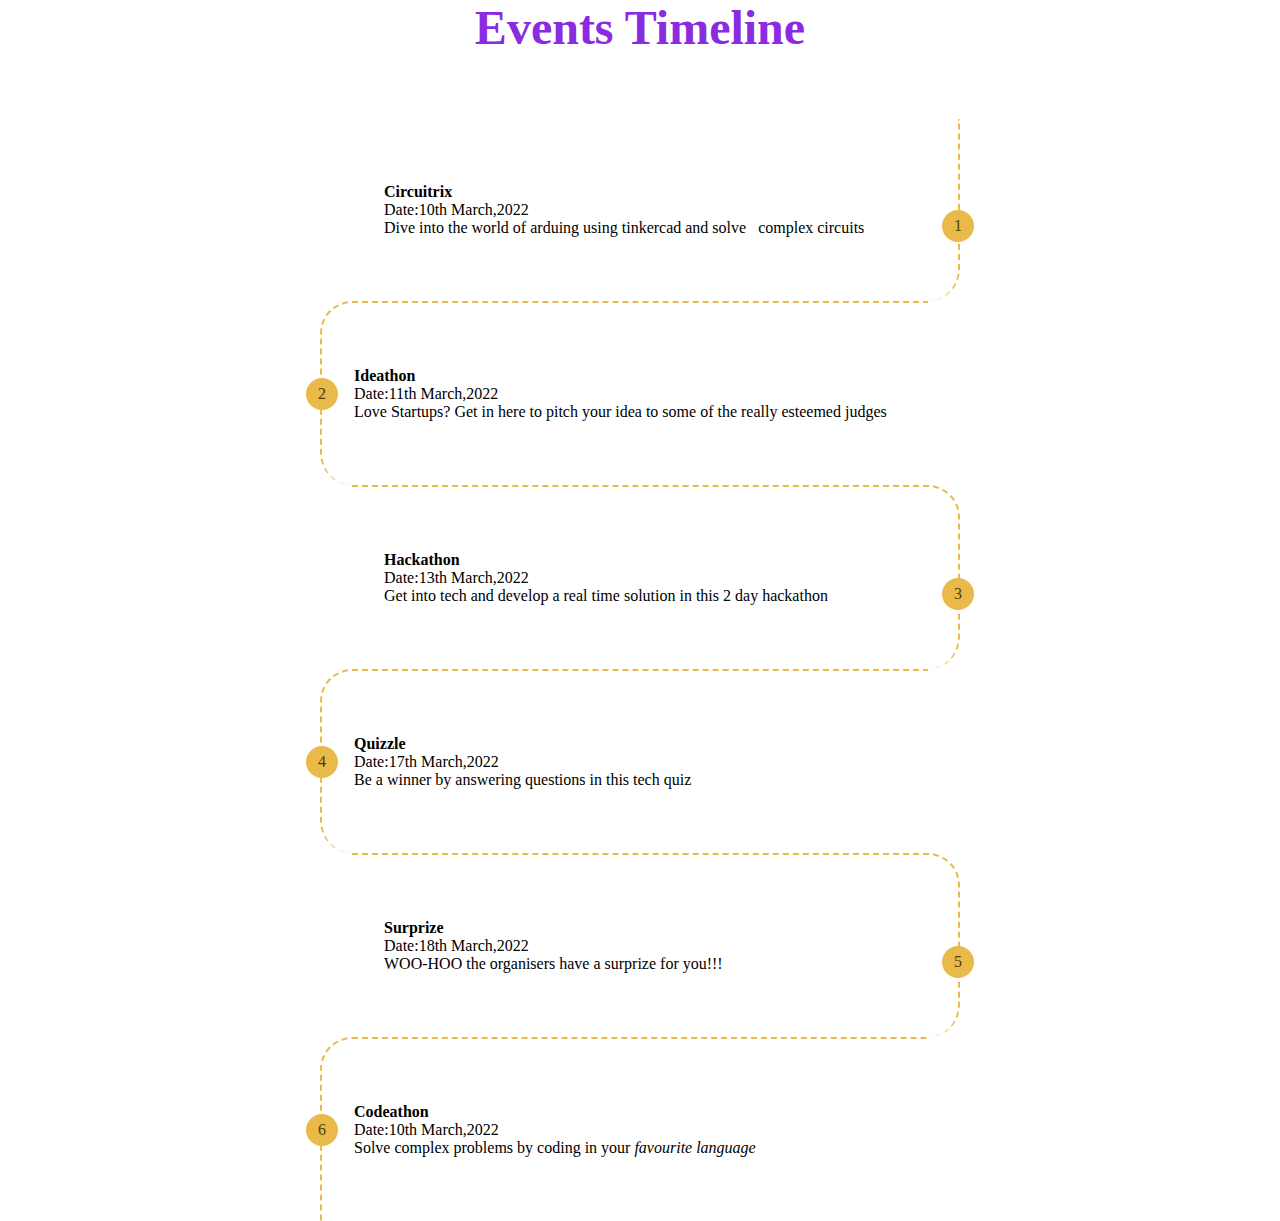
<file: events.html>
<!DOCTYPE html>
<html lang="en">
  <head>
    <meta charset="UTF-8" />
    <meta http-equiv="X-UA-Compatible" content="IE=edge" />
    <meta name="viewport" content="width=device-width, initial-scale=1.0" />
    <title>Document</title>
    <link rel="stylesheet" href="style.css" />
  </head>
  <body>
    <!-- Timeline -->
    <section class="section timeline">
      <!-- Section Title -->
      <div class="section-title">
        <h2 style="color: blueviolet; font-size: 3rem">Events Timeline</h2>
        <div class="underline"></div>
      </div>
      <!-- End Of Section Title -->
      <div class="section-center timeline-center">
        <!-- Single Timeline Item -->
        <article class="timeline-item">
          <h4>Circuitrix</h4>
          <p>
            Date:10th March,2022 <br />Dive into the world of arduing using
            tinkercad and solve &nbsp; complex circuits
          </p>
          <span class="number"> 1 </span>
        </article>
        <!-- End of Single Timeline Item -->

        <!-- Single Timeline Item -->
        <article class="timeline-item">
          <h4>Ideathon</h4>
          <p>
            Date:11th March,2022 <br />Love Startups? Get in here to pitch your
            idea to some of the really esteemed judges
          </p>
          <span class="number"> 2 </span>
        </article>
        <!-- End of Single Timeline Item -->

        <!-- Single Timeline Item -->
        <article class="timeline-item">
          <h4>Hackathon</h4>
          <p>
            Date:13th March,2022 <br />Get into tech and develop a real time
            solution in this 2 day hackathon
          </p>
          <span class="number"> 3 </span>
        </article>
        <!-- End of Single Timeline Item -->
        <!-- Single Timeline Item -->
        <article class="timeline-item">
          <h4>Quizzle</h4>
          <p>
            Date:17th March,2022 <br />Be a winner by answering questions in
            this tech quiz
          </p>
          <span class="number"> 4 </span>
        </article>
        <!-- End of Single Timeline Item -->

        <!-- Single Timeline Item -->
        <article class="timeline-item">
          <h4>Surprize</h4>
          <p>
            Date:18th March,2022 <br />WOO-HOO the organisers have a surprize
            for you!!!
          </p>
          <span class="number"> 5 </span>
        </article>
        <!-- End of Single Timeline Item -->

        <!-- Single Timeline Item -->
        <article class="timeline-item">
          <h4>Codeathon</h4>
          <p>
            Date:10th March,2022 <br />Solve complex problems by coding in your
            <em>favourite language</em>
          </p>
          <span class="number">6</span>
        </article>
        <!-- End of Single Timeline Item -->
      </div>
    </section>
    <!-- End Of Timeline -->
  </body>
</html>
</file>
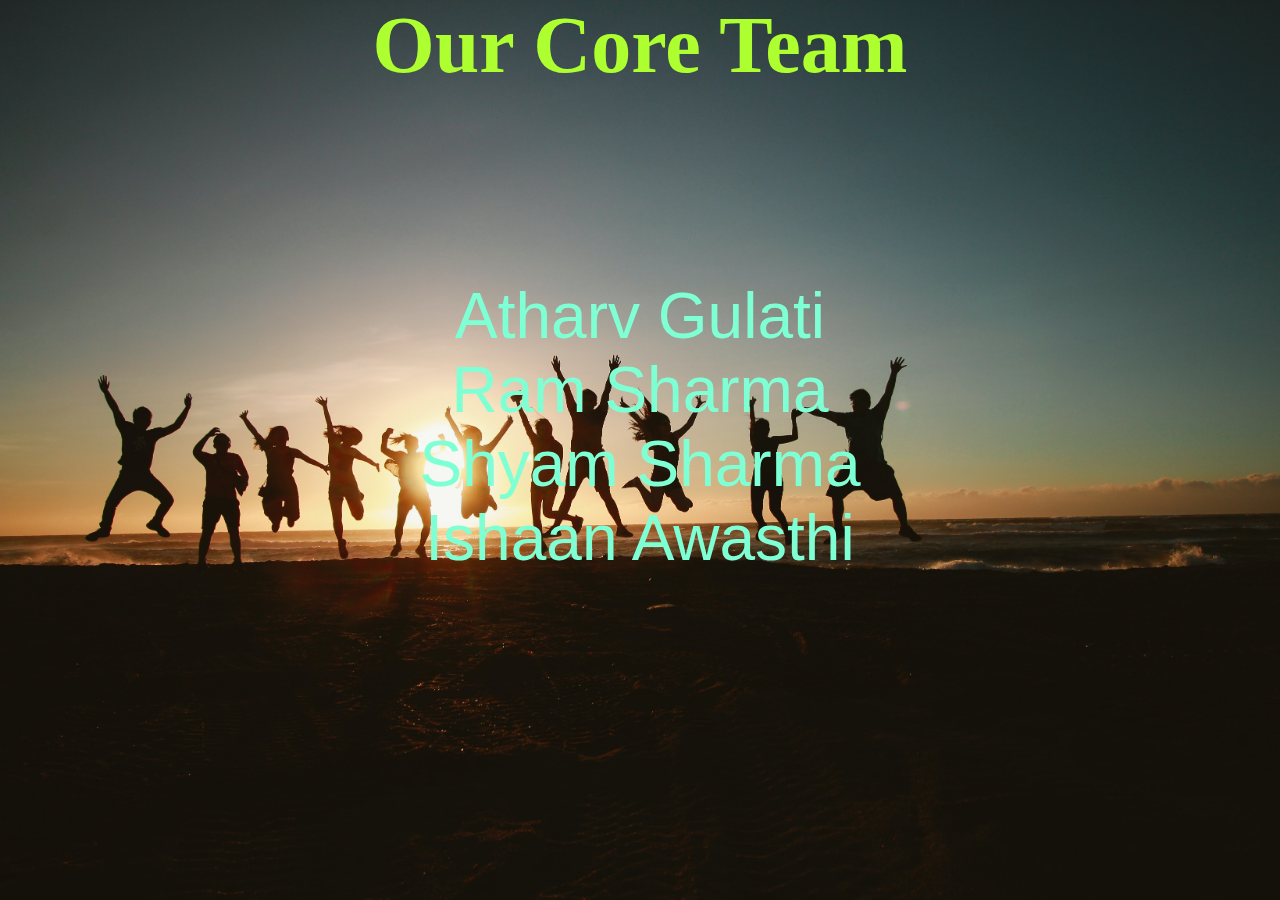
<file: team.html>
<!DOCTYPE html>
<html lang="en">
  <head>
    <meta charset="UTF-8" />
    <meta http-equiv="X-UA-Compatible" content="IE=edge" />
    <meta name="viewport" content="width=device-width, initial-scale=1.0" />
    <title>Document</title>
    <link rel="stylesheet" href="./style.css" />
  </head>
  <body>
    <div class="teams">
      <h1>Our Core Team</h1>
      <br />
      <br />
      <br />
      <br />
      <br />
      <br />
      <ul class="team-list">
        <li>Atharv Gulati</li>
        <li>Ram Sharma</li>
        <li>Shyam Sharma</li>
        <li>Ishaan Awasthi</li>
      </ul>
    </div>
  </body>
</html>
</file>
<file: style.css>
/* 
============
Removing Default Browser Styles
============
*/
* {
  margin: 0;
  padding: 0;
  box-sizing: border-box;
}
:root {
  --clr-primary-1: hsl(43, 86%, 17%);
  --clr-primary-2: hsl(43, 77%, 27%);
  --clr-primary-3: hsl(43, 72%, 37%);
  --clr-primary-4: hsl(42, 63%, 48%);
  /* primary/main color */
  --clr-primary-5: hsl(42, 78%, 60%);
  /* lighter shades of primary color */
  --clr-primary-6: hsl(43, 89%, 70%);
  --clr-primary-7: hsl(43, 90%, 76%);
  --clr-primary-8: hsl(45, 86%, 81%);
  --clr-primary-9: hsl(45, 90%, 88%);
  --clr-primary-10: hsl(45, 100%, 96%);
}
ul {
  list-style-type: none;
}
a {
  text-decoration: none;
}
/* 
============
Navbar
============
*/
.nav-h1 {
  color: rgba(230, 177, 44, 0.972);
  font-size: 2rem;
}
nav {
  background: chocolate;
  position: fixed;
  z-index: 1;
  opacity: 0.5;
}
.nav-center {
  display: flex;
  align-items: center;
  width: 100vw;
  /* background: red; */
  margin: 0.5rem auto;
  max-width: 1170px;
}
.nav-links li {
  text-transform: capitalize;
  margin-left: 3rem;
}
.nav-links {
  display: flex;
  color: black;
}
.nav-links li a {
  color: blanchedalmond;
}
/* 
============
Video
============
*/
.connect {
  min-height: 40vh;
  position: relative;
  padding: 10rem 0 5rem 0;
}
.video-container {
  position: absolute;
  top: 0;
  left: 0;
  width: 100%;
  height: 100vh;
  -o-object-fit: cover;
  object-fit: cover;
  z-index: -2;
}
.connect {
  display: grid;
  place-items: center;
}
.video-banner .section-title {
  margin-bottom: 2rem;
}
.video-text {
  max-width: 30rem;
}
.video-banner {
  padding: 3rem 5rem 12rem 5rem;
  text-align: center;
}
/*
=============== 
Timeline
===============
*/
.timeline-center {
  width: 80vw;
  max-width: 40rem;
}
.section-center {
  margin-left: 1rem;
  margin: 0 auto;
}
.timeline-item {
  border-top: 2px dashed var(--clr-primary-5);

  padding: 4rem 2rem;
  position: relative;
}

.timeline p {
  margin-bottom: 0;
}
.timeline-item:nth-child(even) {
  border-left: 2px dashed var(--clr-primary-5);
  border-top-left-radius: 2rem;
  border-bottom-left-radius: 2rem;
  margin-right: 2rem;
  padding-right: 0;
}
.timeline-item:nth-child(odd) {
  border-right: 2px dashed var(--clr-primary-5);
  border-top-right-radius: 2rem;
  border-bottom-right-radius: 2rem;
  margin-left: 2rem;
  padding-right: 0;
}
.timeline-item:first-child {
  border-top: none;
  border-top-right-radius: 0;
}
.timeline-item:last-child {
  border-bottom-left-radius: 0;
}
.number {
  position: absolute;
  top: 50%;
  transform: translate(-50%, -50%);
  background: var(--clr-primary-5);
  margin-bottom: 0;
  width: 2rem;
  height: 2rem;
  border-radius: 50%;
  display: grid;
  place-items: center;
  color: var(--clr-primary-1);
}
.timeline-item:nth-child(even) .number {
  left: 0;
}
.timeline-item:nth-child(odd) .number {
  right: 0;
  transform: translateX(50%);
}
.section-title {
  margin-bottom: 4rem;
  text-align: center;
}
/*
=============== 
Team
===============
*/
.teams {
  background: url('./Team.jpg');
  height: 100vh;
  background-repeat: no-repeat;
  background-size: cover;
}
.teams h1 {
  text-align: center;
  color: greenyellow;
  font-size: 5rem;
}
.team-list {
  text-align: center;
  font-size: 4rem;
  font-family: 'Franklin Gothic Medium', 'Arial Narrow', Arial, sans-serif;
  color: aquamarine;
  margin: 5rem;
}
</file>
